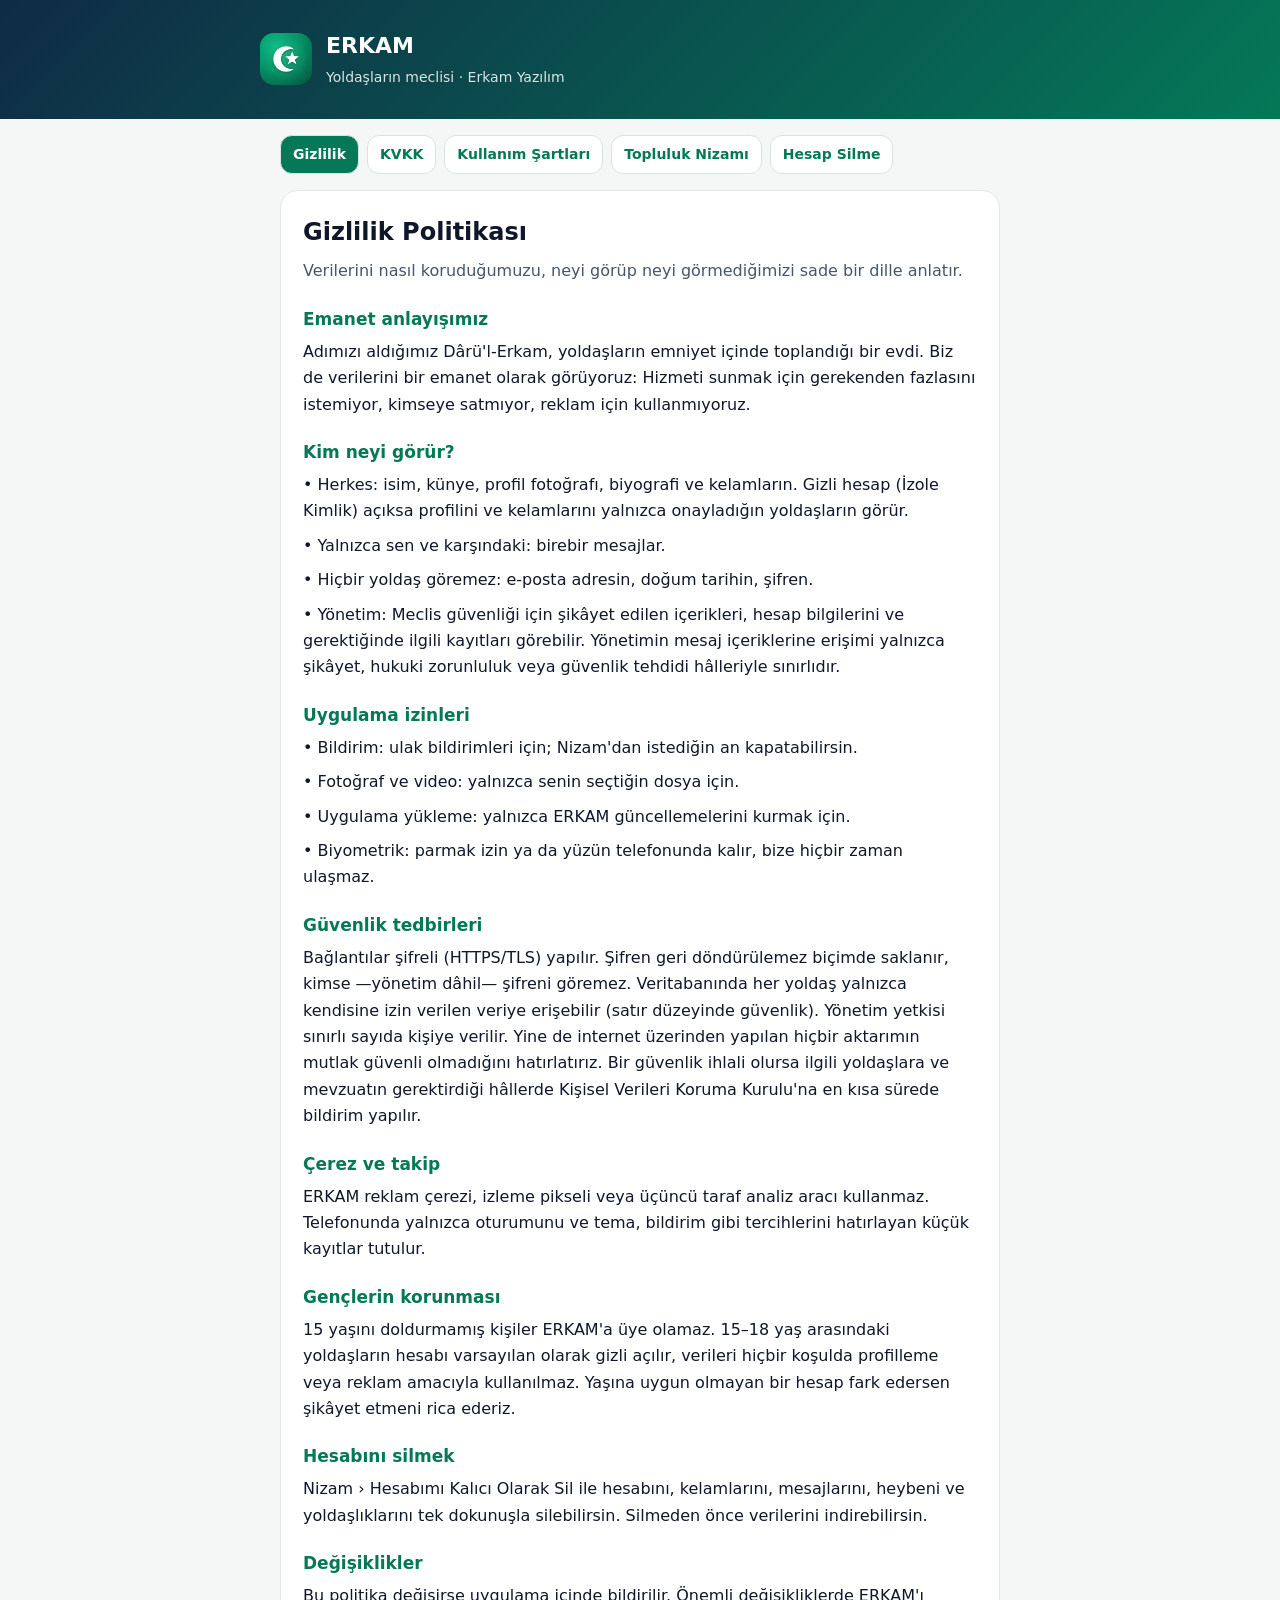
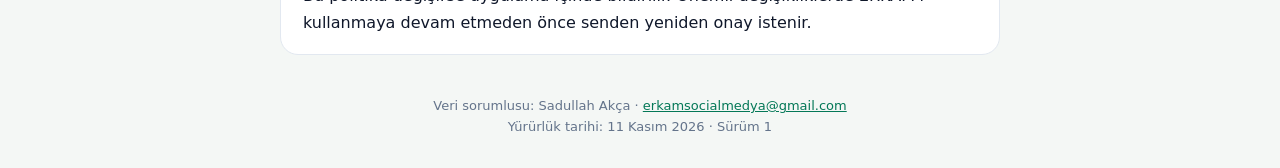
<file: docs/index.html>
<!DOCTYPE html><html lang="tr"><head><meta charset="utf-8"><meta http-equiv="refresh" content="0; url=gizlilik/"><title>ERKAM</title></head><body><a href="gizlilik/">ERKAM Gizlilik Politikası</a></body></html>
</file>
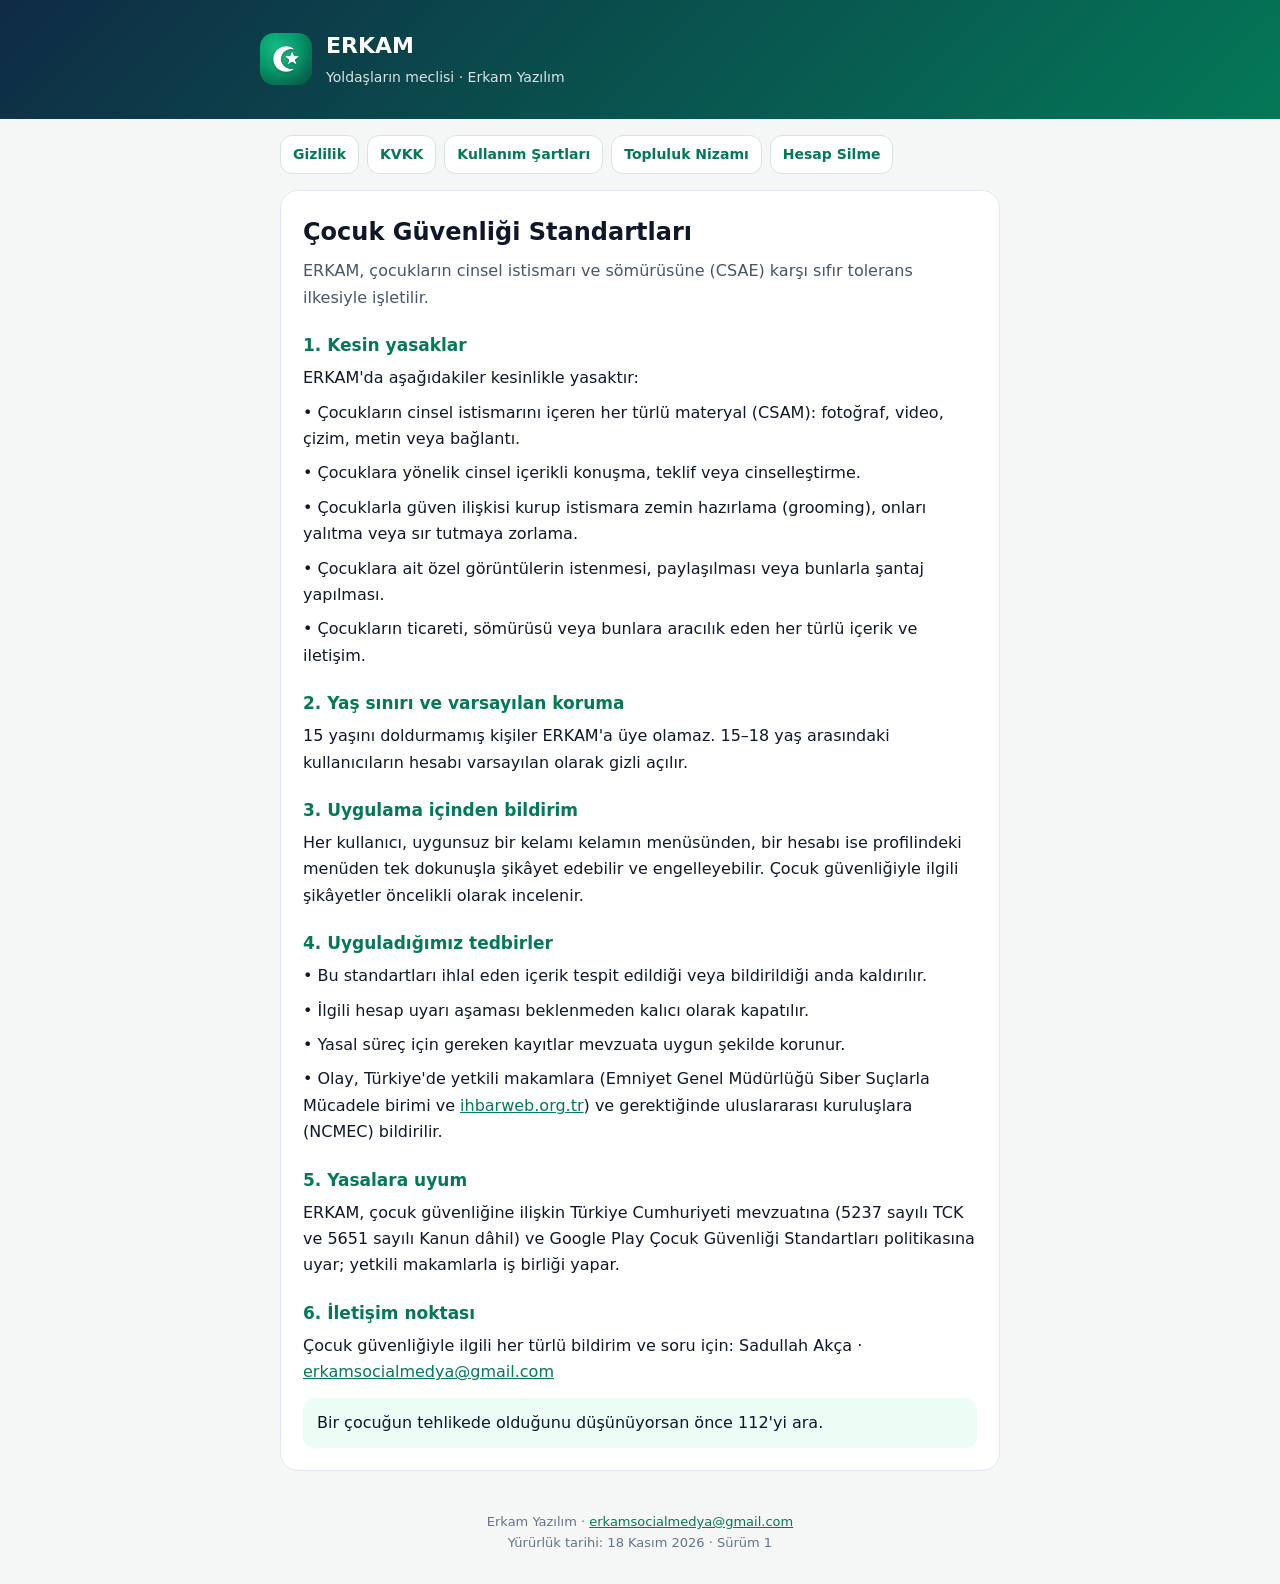
<file: docs/cocuk-guvenligi/index.html>
<!DOCTYPE html><html lang="tr"><head><meta charset="utf-8"><meta name="viewport" content="width=device-width,initial-scale=1"><title>Çocuk Güvenliği Standartları · ERKAM</title><link rel="icon" href="../logo.png"><style>*{box-sizing:border-box}body{margin:0;font-family:system-ui,-apple-system,Segoe UI,Roboto,sans-serif;background:#f4f7f5;color:#0f172a;line-height:1.65}
header{background:linear-gradient(135deg,#0f2b45,#047857);color:#fff;padding:28px 20px}header .k{max-width:760px;margin:auto;display:flex;align-items:center;gap:14px}
header img{width:52px;height:52px;border-radius:14px;background:#fff}header b{font-size:22px;display:block}header span{opacity:.85;font-size:14px}
nav{max-width:760px;margin:16px auto 0;padding:0 20px;display:flex;gap:8px;flex-wrap:wrap}nav a{padding:7px 12px;border-radius:12px;background:#fff;color:#047857;text-decoration:none;font-weight:600;font-size:14px;border:1px solid #d7e5dc}nav a.on{background:#047857;color:#fff}
main{max-width:760px;margin:16px auto 40px;padding:0 20px}.kart{background:#fff;border:1px solid #e2e8f0;border-radius:18px;padding:22px 22px 10px;margin-bottom:16px}
h1{font-size:24px;margin:0 0 6px}h2{font-size:17px;margin:20px 0 6px;color:#047857}p{margin:0 0 8px}.ozet{color:#475569}.not{background:#ecfdf5;border-radius:12px;padding:12px 14px;margin:12px 0}
ol li{margin-bottom:6px}footer{text-align:center;color:#64748b;font-size:13px;padding:0 20px 30px}a{color:#047857}</style></head><body>
<header><div class="k"><img src="../logo.png" alt=""><div><b>ERKAM</b><span>Yoldaşların meclisi · Erkam Yazılım</span></div></div></header><nav><a href="../gizlilik/" class="">Gizlilik</a><a href="../kvkk/" class="">KVKK</a><a href="../kosullar/" class="">Kullanım Şartları</a><a href="../nizam/" class="">Topluluk Nizamı</a><a href="../hesap-silme/" class="">Hesap Silme</a></nav><main><div class="kart"><h1>Çocuk Güvenliği Standartları</h1><p class="ozet">ERKAM, çocukların cinsel istismarı ve sömürüsüne (CSAE) karşı sıfır tolerans ilkesiyle işletilir.</p>
<h2>1. Kesin yasaklar</h2><p>ERKAM'da aşağıdakiler kesinlikle yasaktır:</p><p>• Çocukların cinsel istismarını içeren her türlü materyal (CSAM): fotoğraf, video, çizim, metin veya bağlantı.</p><p>• Çocuklara yönelik cinsel içerikli konuşma, teklif veya cinselleştirme.</p><p>• Çocuklarla güven ilişkisi kurup istismara zemin hazırlama (grooming), onları yalıtma veya sır tutmaya zorlama.</p><p>• Çocuklara ait özel görüntülerin istenmesi, paylaşılması veya bunlarla şantaj yapılması.</p><p>• Çocukların ticareti, sömürüsü veya bunlara aracılık eden her türlü içerik ve iletişim.</p>
<h2>2. Yaş sınırı ve varsayılan koruma</h2><p>15 yaşını doldurmamış kişiler ERKAM'a üye olamaz. 15–18 yaş arasındaki kullanıcıların hesabı varsayılan olarak gizli açılır.</p>
<h2>3. Uygulama içinden bildirim</h2><p>Her kullanıcı, uygunsuz bir kelamı kelamın menüsünden, bir hesabı ise profilindeki menüden tek dokunuşla şikâyet edebilir ve engelleyebilir. Çocuk güvenliğiyle ilgili şikâyetler öncelikli olarak incelenir.</p>
<h2>4. Uyguladığımız tedbirler</h2><p>• Bu standartları ihlal eden içerik tespit edildiği veya bildirildiği anda kaldırılır.</p><p>• İlgili hesap uyarı aşaması beklenmeden kalıcı olarak kapatılır.</p><p>• Yasal süreç için gereken kayıtlar mevzuata uygun şekilde korunur.</p><p>• Olay, Türkiye'de yetkili makamlara (Emniyet Genel Müdürlüğü Siber Suçlarla Mücadele birimi ve <a href="https://www.ihbarweb.org.tr">ihbarweb.org.tr</a>) ve gerektiğinde uluslararası kuruluşlara (NCMEC) bildirilir.</p>
<h2>5. Yasalara uyum</h2><p>ERKAM, çocuk güvenliğine ilişkin Türkiye Cumhuriyeti mevzuatına (5237 sayılı TCK ve 5651 sayılı Kanun dâhil) ve Google Play Çocuk Güvenliği Standartları politikasına uyar; yetkili makamlarla iş birliği yapar.</p>
<h2>6. İletişim noktası</h2><p>Çocuk güvenliğiyle ilgili her türlü bildirim ve soru için: Sadullah Akça · <a href="mailto:erkamsocialmedya@gmail.com">erkamsocialmedya@gmail.com</a></p><div class="not">Bir çocuğun tehlikede olduğunu düşünüyorsan önce 112'yi ara.</div></div></main>
<footer>Erkam Yazılım · <a href="mailto:erkamsocialmedya@gmail.com">erkamsocialmedya@gmail.com</a><br>Yürürlük tarihi: 18 Kasım 2026 · Sürüm 1</footer></body></html>
</file>
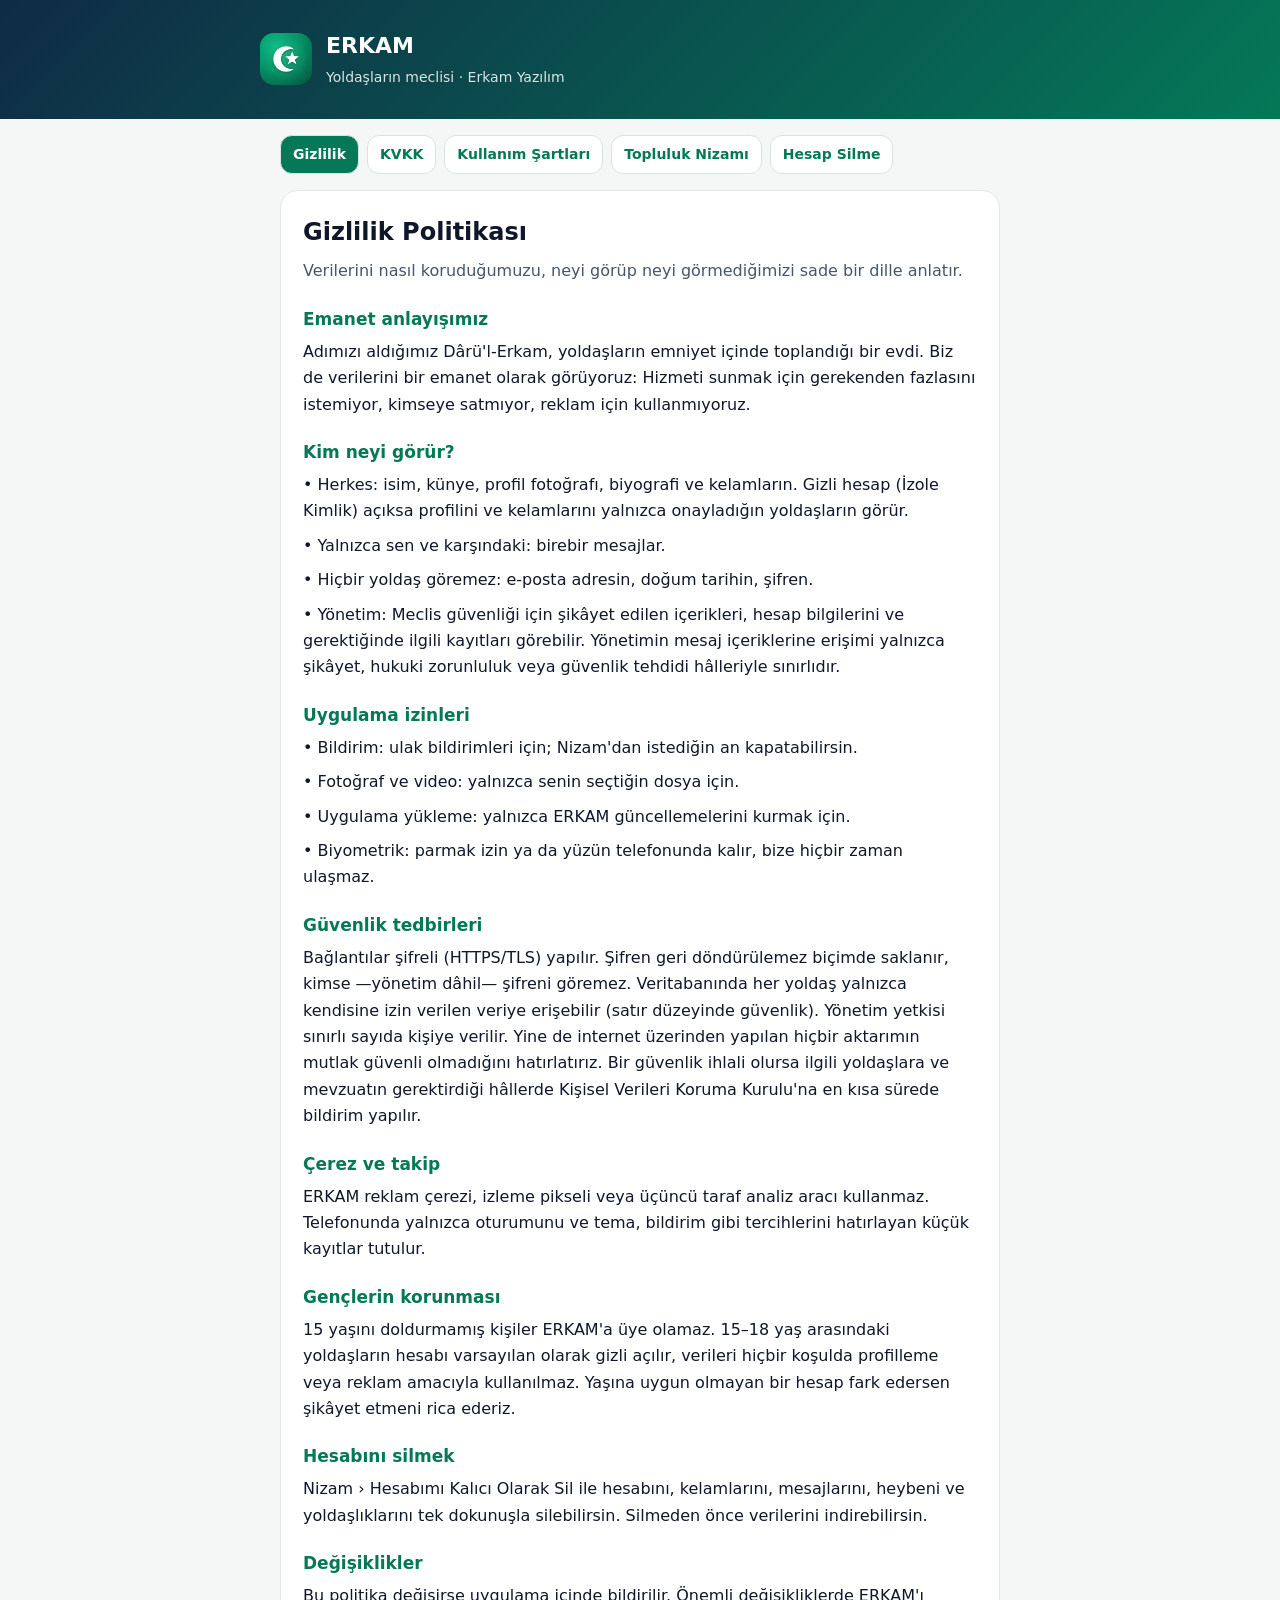
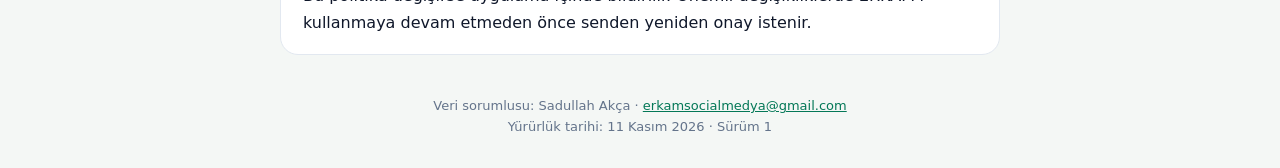
<file: docs/gizlilik/index.html>
<!DOCTYPE html><html lang="tr"><head><meta charset="utf-8"><meta name="viewport" content="width=device-width,initial-scale=1"><title>Gizlilik Politikası · ERKAM</title><link rel="icon" href="../logo.png"><style>*{box-sizing:border-box}body{margin:0;font-family:system-ui,-apple-system,Segoe UI,Roboto,sans-serif;background:#f4f7f5;color:#0f172a;line-height:1.65}
header{background:linear-gradient(135deg,#0f2b45,#047857);color:#fff;padding:28px 20px}header .k{max-width:760px;margin:auto;display:flex;align-items:center;gap:14px}
header img{width:52px;height:52px;border-radius:14px;background:#fff}header b{font-size:22px;display:block}header span{opacity:.85;font-size:14px}
nav{max-width:760px;margin:16px auto 0;padding:0 20px;display:flex;gap:8px;flex-wrap:wrap}nav a{padding:7px 12px;border-radius:12px;background:#fff;color:#047857;text-decoration:none;font-weight:600;font-size:14px;border:1px solid #d7e5dc}nav a.on{background:#047857;color:#fff}
main{max-width:760px;margin:16px auto 40px;padding:0 20px}.kart{background:#fff;border:1px solid #e2e8f0;border-radius:18px;padding:22px 22px 10px;margin-bottom:16px}
h1{font-size:24px;margin:0 0 6px}h2{font-size:17px;margin:20px 0 6px;color:#047857}p{margin:0 0 8px}.ozet{color:#475569}.not{background:#ecfdf5;border-radius:12px;padding:12px 14px;margin:12px 0}
ol li{margin-bottom:6px}footer{text-align:center;color:#64748b;font-size:13px;padding:0 20px 30px}a{color:#047857}</style></head><body>
<header><div class="k"><img src="../logo.png" alt=""><div><b>ERKAM</b><span>Yoldaşların meclisi · Erkam Yazılım</span></div></div></header><nav><a href="../gizlilik/" class="on">Gizlilik</a><a href="../kvkk/" class="">KVKK</a><a href="../kosullar/" class="">Kullanım Şartları</a><a href="../nizam/" class="">Topluluk Nizamı</a><a href="../hesap-silme/" class="">Hesap Silme</a></nav><main><div class="kart"><h1>Gizlilik Politikası</h1><p class="ozet">Verilerini nasıl koruduğumuzu, neyi görüp neyi görmediğimizi sade bir dille anlatır.</p><h2>Emanet anlayışımız</h2><p>Adımızı aldığımız Dârü'l-Erkam, yoldaşların emniyet içinde toplandığı bir evdi. Biz de verilerini bir emanet olarak görüyoruz: Hizmeti sunmak için gerekenden fazlasını istemiyor, kimseye satmıyor, reklam için kullanmıyoruz.</p><h2>Kim neyi görür?</h2><p>• Herkes: isim, künye, profil fotoğrafı, biyografi ve kelamların. Gizli hesap (İzole Kimlik) açıksa profilini ve kelamlarını yalnızca onayladığın yoldaşların görür.</p><p>• Yalnızca sen ve karşındaki: birebir mesajlar.</p><p>• Hiçbir yoldaş göremez: e-posta adresin, doğum tarihin, şifren.</p><p>• Yönetim: Meclis güvenliği için şikâyet edilen içerikleri, hesap bilgilerini ve gerektiğinde ilgili kayıtları görebilir. Yönetimin mesaj içeriklerine erişimi yalnızca şikâyet, hukuki zorunluluk veya güvenlik tehdidi hâlleriyle sınırlıdır.</p><h2>Uygulama izinleri</h2><p>• Bildirim: ulak bildirimleri için; Nizam'dan istediğin an kapatabilirsin.</p><p>• Fotoğraf ve video: yalnızca senin seçtiğin dosya için.</p><p>• Uygulama yükleme: yalnızca ERKAM güncellemelerini kurmak için.</p><p>• Biyometrik: parmak izin ya da yüzün telefonunda kalır, bize hiçbir zaman ulaşmaz.</p><h2>Güvenlik tedbirleri</h2><p>Bağlantılar şifreli (HTTPS/TLS) yapılır. Şifren geri döndürülemez biçimde saklanır, kimse —yönetim dâhil— şifreni göremez. Veritabanında her yoldaş yalnızca kendisine izin verilen veriye erişebilir (satır düzeyinde güvenlik). Yönetim yetkisi sınırlı sayıda kişiye verilir. Yine de internet üzerinden yapılan hiçbir aktarımın mutlak güvenli olmadığını hatırlatırız. Bir güvenlik ihlali olursa ilgili yoldaşlara ve mevzuatın gerektirdiği hâllerde Kişisel Verileri Koruma Kurulu'na en kısa sürede bildirim yapılır.</p><h2>Çerez ve takip</h2><p>ERKAM reklam çerezi, izleme pikseli veya üçüncü taraf analiz aracı kullanmaz. Telefonunda yalnızca oturumunu ve tema, bildirim gibi tercihlerini hatırlayan küçük kayıtlar tutulur.</p><h2>Gençlerin korunması</h2><p>15 yaşını doldurmamış kişiler ERKAM'a üye olamaz. 15–18 yaş arasındaki yoldaşların hesabı varsayılan olarak gizli açılır, verileri hiçbir koşulda profilleme veya reklam amacıyla kullanılmaz. Yaşına uygun olmayan bir hesap fark edersen şikâyet etmeni rica ederiz.</p><h2>Hesabını silmek</h2><p>Nizam › Hesabımı Kalıcı Olarak Sil ile hesabını, kelamlarını, mesajlarını, heybeni ve yoldaşlıklarını tek dokunuşla silebilirsin. Silmeden önce verilerini indirebilirsin.</p><h2>Değişiklikler</h2><p>Bu politika değişirse uygulama içinde bildirilir. Önemli değişikliklerde ERKAM'ı kullanmaya devam etmeden önce senden yeniden onay istenir.</p></div></main>
<footer>Veri sorumlusu: Sadullah Akça · <a href="mailto:erkamsocialmedya@gmail.com">erkamsocialmedya@gmail.com</a><br>Yürürlük tarihi: 11 Kasım 2026 · Sürüm 1</footer></body></html>
</file>
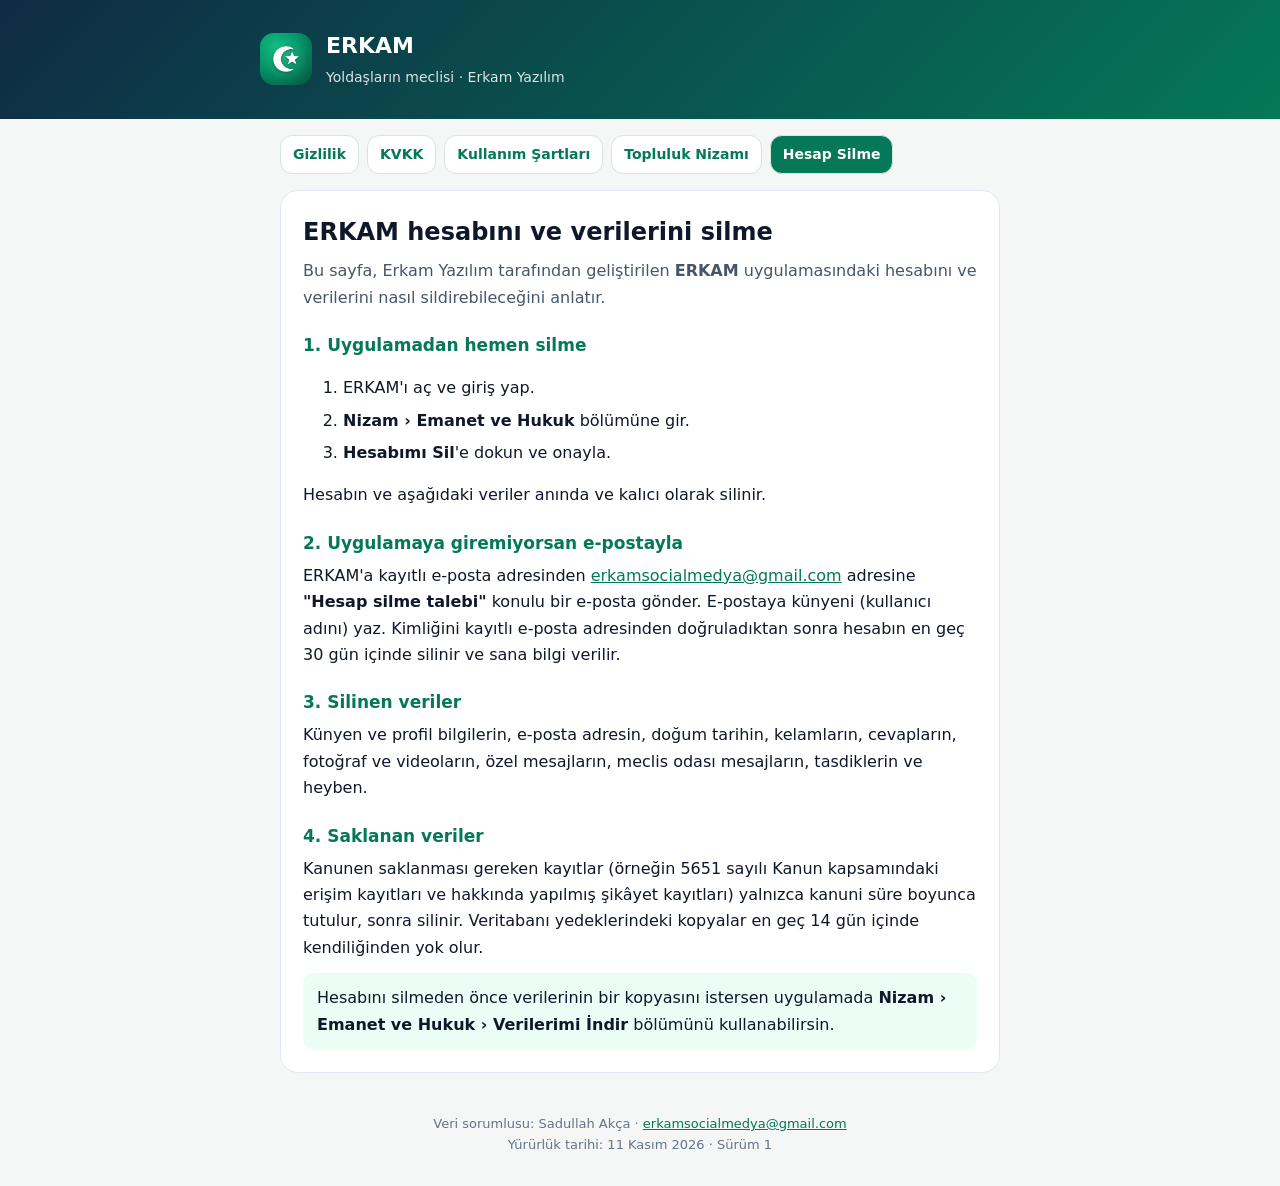
<file: docs/hesap-silme/index.html>
<!DOCTYPE html><html lang="tr"><head><meta charset="utf-8"><meta name="viewport" content="width=device-width,initial-scale=1"><title>Hesap ve Veri Silme · ERKAM</title><link rel="icon" href="../logo.png"><style>*{box-sizing:border-box}body{margin:0;font-family:system-ui,-apple-system,Segoe UI,Roboto,sans-serif;background:#f4f7f5;color:#0f172a;line-height:1.65}
header{background:linear-gradient(135deg,#0f2b45,#047857);color:#fff;padding:28px 20px}header .k{max-width:760px;margin:auto;display:flex;align-items:center;gap:14px}
header img{width:52px;height:52px;border-radius:14px;background:#fff}header b{font-size:22px;display:block}header span{opacity:.85;font-size:14px}
nav{max-width:760px;margin:16px auto 0;padding:0 20px;display:flex;gap:8px;flex-wrap:wrap}nav a{padding:7px 12px;border-radius:12px;background:#fff;color:#047857;text-decoration:none;font-weight:600;font-size:14px;border:1px solid #d7e5dc}nav a.on{background:#047857;color:#fff}
main{max-width:760px;margin:16px auto 40px;padding:0 20px}.kart{background:#fff;border:1px solid #e2e8f0;border-radius:18px;padding:22px 22px 10px;margin-bottom:16px}
h1{font-size:24px;margin:0 0 6px}h2{font-size:17px;margin:20px 0 6px;color:#047857}p{margin:0 0 8px}.ozet{color:#475569}.not{background:#ecfdf5;border-radius:12px;padding:12px 14px;margin:12px 0}
ol li{margin-bottom:6px}footer{text-align:center;color:#64748b;font-size:13px;padding:0 20px 30px}a{color:#047857}</style></head><body>
<header><div class="k"><img src="../logo.png" alt=""><div><b>ERKAM</b><span>Yoldaşların meclisi · Erkam Yazılım</span></div></div></header><nav><a href="../gizlilik/" class="">Gizlilik</a><a href="../kvkk/" class="">KVKK</a><a href="../kosullar/" class="">Kullanım Şartları</a><a href="../nizam/" class="">Topluluk Nizamı</a><a href="../hesap-silme/" class="on">Hesap Silme</a></nav><main><div class="kart"><h1>ERKAM hesabını ve verilerini silme</h1>
<p class="ozet">Bu sayfa, Erkam Yazılım tarafından geliştirilen <b>ERKAM</b> uygulamasındaki hesabını ve verilerini nasıl sildirebileceğini anlatır.</p>
<h2>1. Uygulamadan hemen silme</h2><ol><li>ERKAM'ı aç ve giriş yap.</li><li><b>Nizam › Emanet ve Hukuk</b> bölümüne gir.</li><li><b>Hesabımı Sil</b>'e dokun ve onayla.</li></ol>
<p>Hesabın ve aşağıdaki veriler anında ve kalıcı olarak silinir.</p>
<h2>2. Uygulamaya giremiyorsan e-postayla</h2>
<p>ERKAM'a kayıtlı e-posta adresinden <a href="mailto:erkamsocialmedya@gmail.com?subject=ERKAM%20hesap%20silme%20talebi">erkamsocialmedya@gmail.com</a> adresine <b>"Hesap silme talebi"</b> konulu bir e-posta gönder. E-postaya künyeni (kullanıcı adını) yaz. Kimliğini kayıtlı e-posta adresinden doğruladıktan sonra hesabın en geç 30 gün içinde silinir ve sana bilgi verilir.</p>
<h2>3. Silinen veriler</h2><p>Künyen ve profil bilgilerin, e-posta adresin, doğum tarihin, kelamların, cevapların, fotoğraf ve videoların, özel mesajların, meclis odası mesajların, tasdiklerin ve heyben.</p>
<h2>4. Saklanan veriler</h2><p>Kanunen saklanması gereken kayıtlar (örneğin 5651 sayılı Kanun kapsamındaki erişim kayıtları ve hakkında yapılmış şikâyet kayıtları) yalnızca kanuni süre boyunca tutulur, sonra silinir. Veritabanı yedeklerindeki kopyalar en geç 14 gün içinde kendiliğinden yok olur.</p>
<div class="not">Hesabını silmeden önce verilerinin bir kopyasını istersen uygulamada <b>Nizam › Emanet ve Hukuk › Verilerimi İndir</b> bölümünü kullanabilirsin.</div></div></main>
<footer>Veri sorumlusu: Sadullah Akça · <a href="mailto:erkamsocialmedya@gmail.com">erkamsocialmedya@gmail.com</a><br>Yürürlük tarihi: 11 Kasım 2026 · Sürüm 1</footer></body></html>
</file>
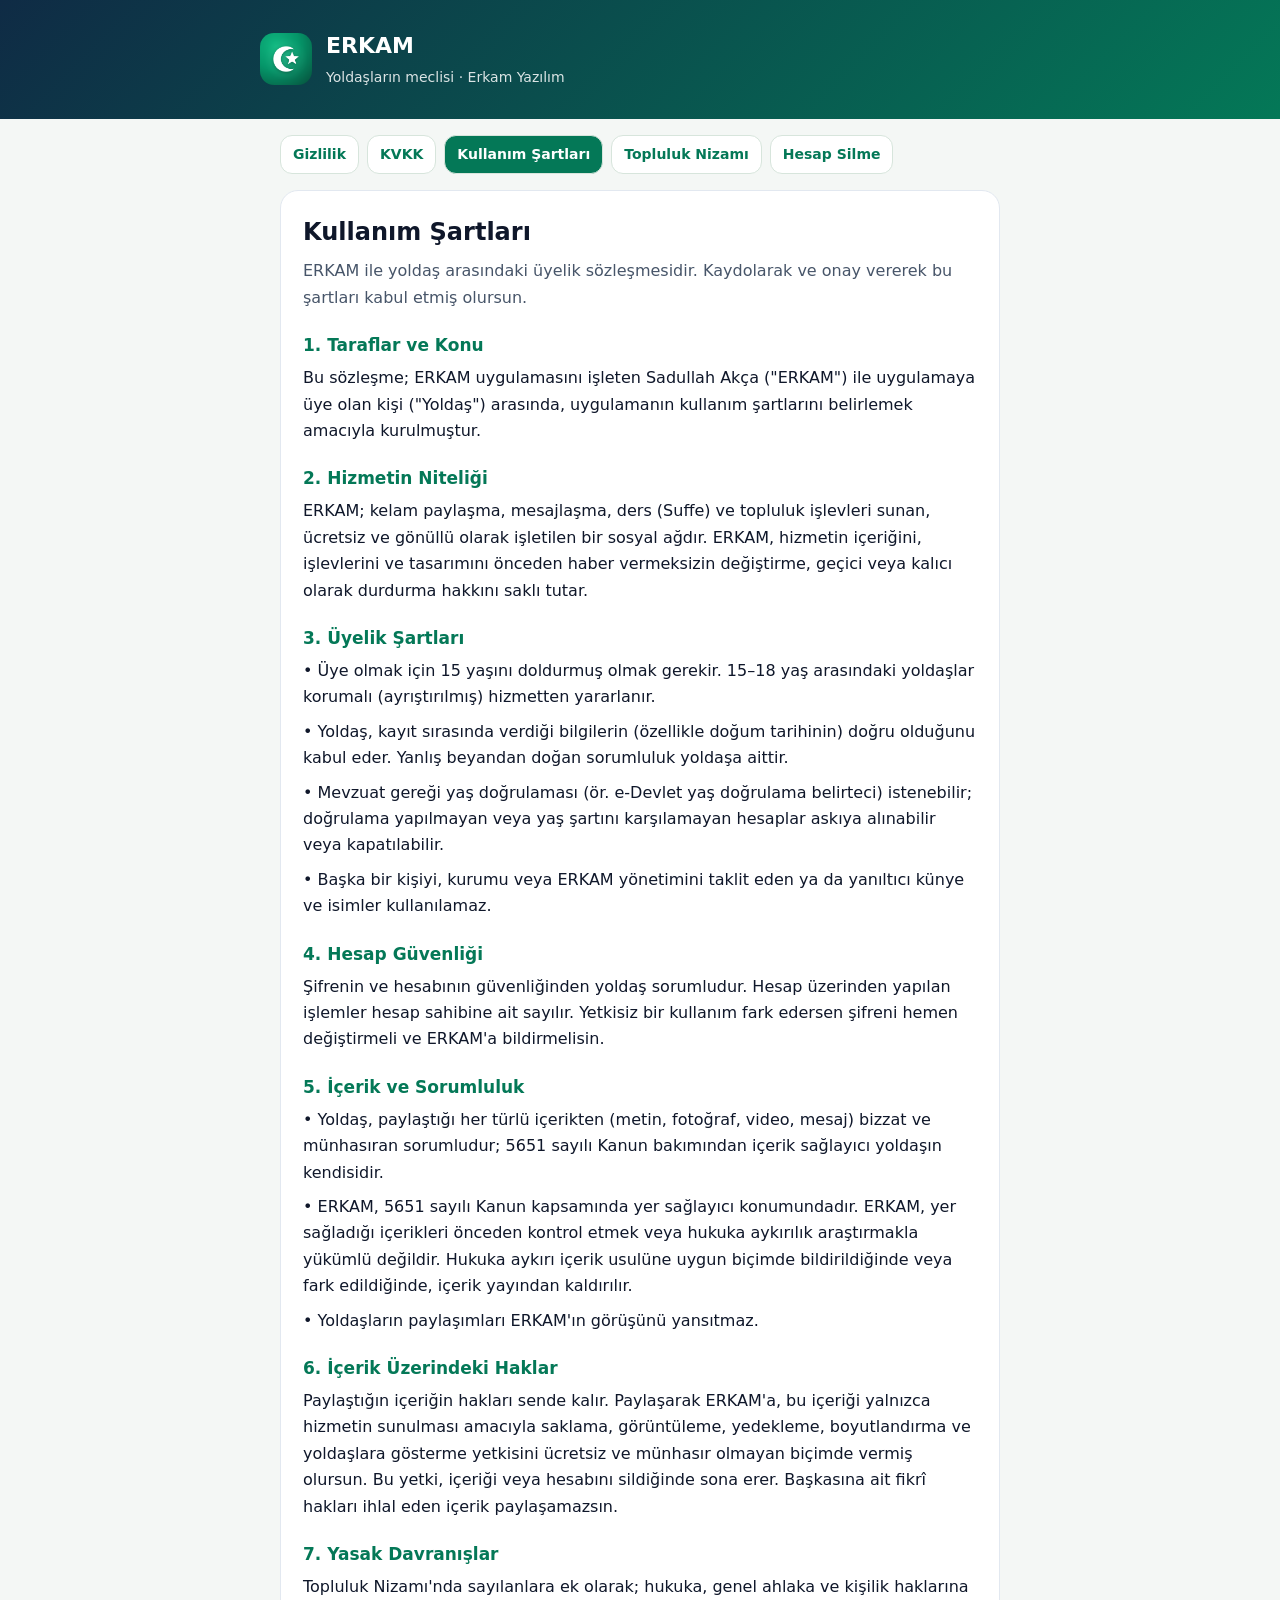
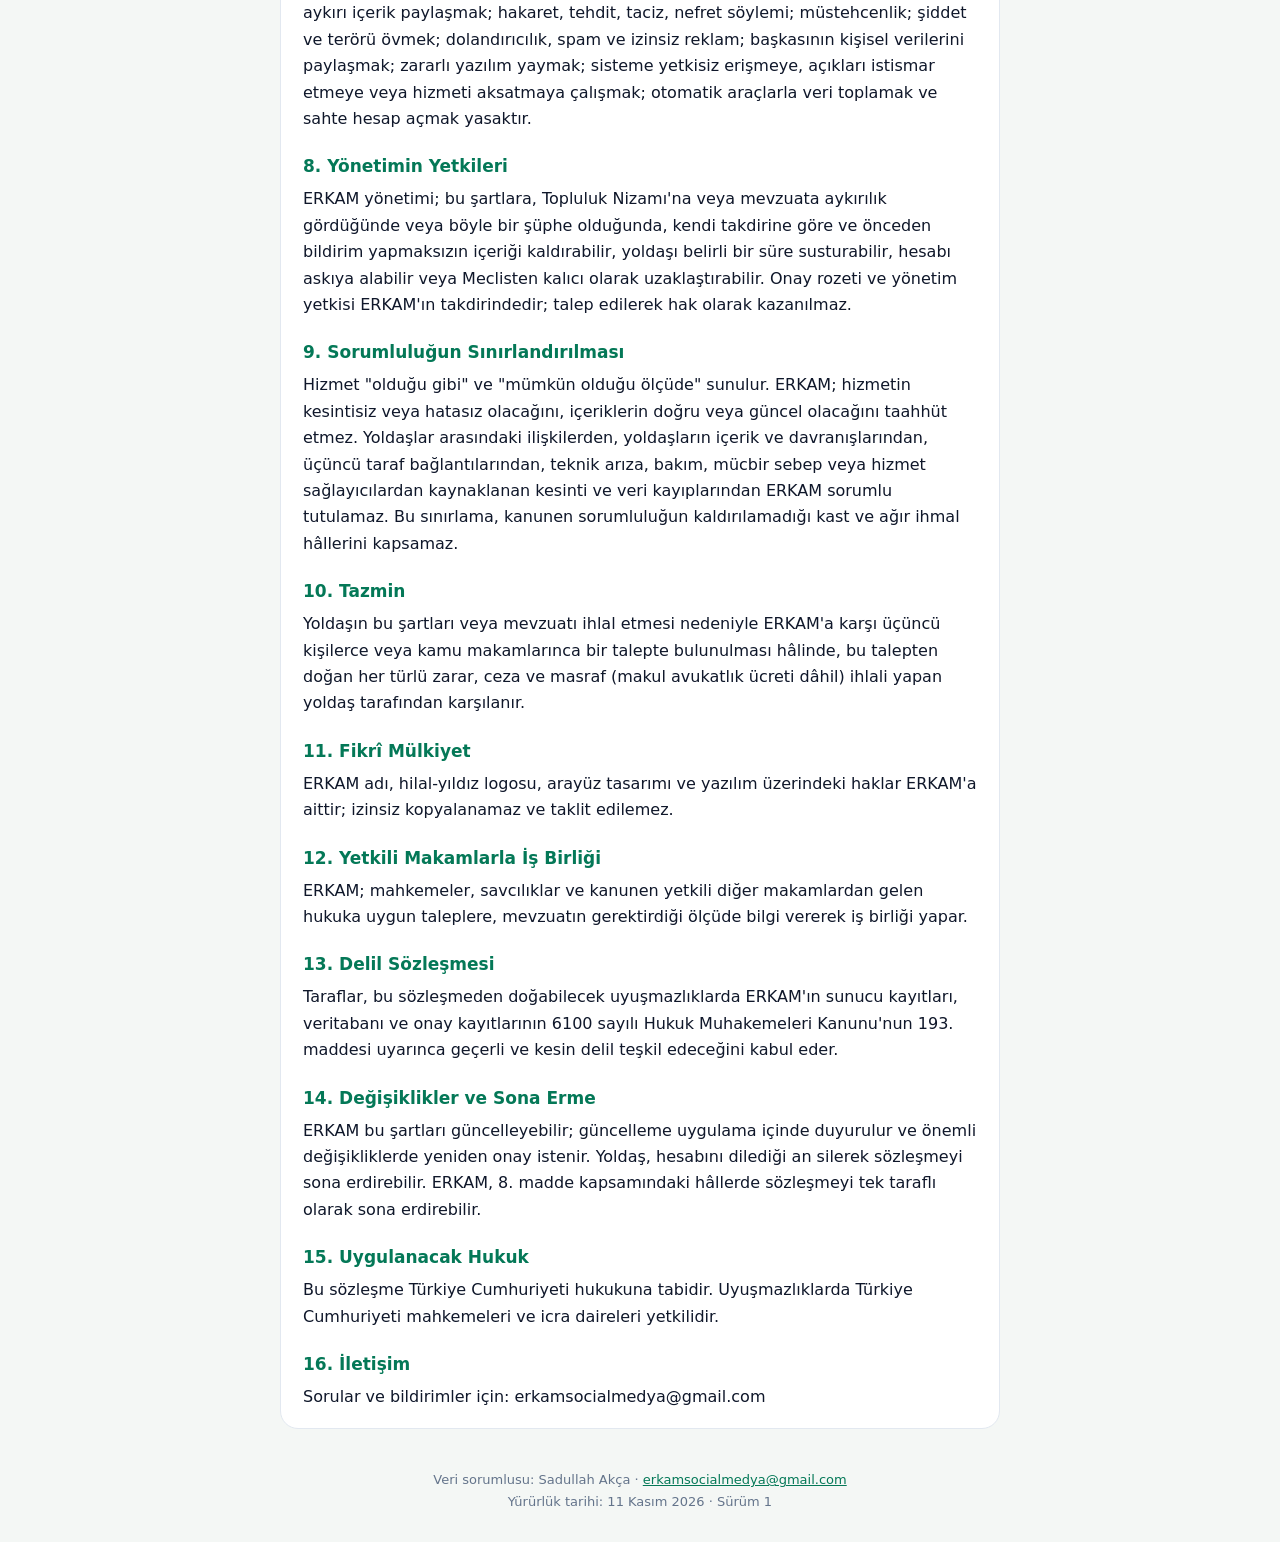
<file: docs/kosullar/index.html>
<!DOCTYPE html><html lang="tr"><head><meta charset="utf-8"><meta name="viewport" content="width=device-width,initial-scale=1"><title>Kullanım Şartları · ERKAM</title><link rel="icon" href="../logo.png"><style>*{box-sizing:border-box}body{margin:0;font-family:system-ui,-apple-system,Segoe UI,Roboto,sans-serif;background:#f4f7f5;color:#0f172a;line-height:1.65}
header{background:linear-gradient(135deg,#0f2b45,#047857);color:#fff;padding:28px 20px}header .k{max-width:760px;margin:auto;display:flex;align-items:center;gap:14px}
header img{width:52px;height:52px;border-radius:14px;background:#fff}header b{font-size:22px;display:block}header span{opacity:.85;font-size:14px}
nav{max-width:760px;margin:16px auto 0;padding:0 20px;display:flex;gap:8px;flex-wrap:wrap}nav a{padding:7px 12px;border-radius:12px;background:#fff;color:#047857;text-decoration:none;font-weight:600;font-size:14px;border:1px solid #d7e5dc}nav a.on{background:#047857;color:#fff}
main{max-width:760px;margin:16px auto 40px;padding:0 20px}.kart{background:#fff;border:1px solid #e2e8f0;border-radius:18px;padding:22px 22px 10px;margin-bottom:16px}
h1{font-size:24px;margin:0 0 6px}h2{font-size:17px;margin:20px 0 6px;color:#047857}p{margin:0 0 8px}.ozet{color:#475569}.not{background:#ecfdf5;border-radius:12px;padding:12px 14px;margin:12px 0}
ol li{margin-bottom:6px}footer{text-align:center;color:#64748b;font-size:13px;padding:0 20px 30px}a{color:#047857}</style></head><body>
<header><div class="k"><img src="../logo.png" alt=""><div><b>ERKAM</b><span>Yoldaşların meclisi · Erkam Yazılım</span></div></div></header><nav><a href="../gizlilik/" class="">Gizlilik</a><a href="../kvkk/" class="">KVKK</a><a href="../kosullar/" class="on">Kullanım Şartları</a><a href="../nizam/" class="">Topluluk Nizamı</a><a href="../hesap-silme/" class="">Hesap Silme</a></nav><main><div class="kart"><h1>Kullanım Şartları</h1><p class="ozet">ERKAM ile yoldaş arasındaki üyelik sözleşmesidir. Kaydolarak ve onay vererek bu şartları kabul etmiş olursun.</p><h2>1. Taraflar ve Konu</h2><p>Bu sözleşme; ERKAM uygulamasını işleten Sadullah Akça ("ERKAM") ile uygulamaya üye olan kişi ("Yoldaş") arasında, uygulamanın kullanım şartlarını belirlemek amacıyla kurulmuştur.</p><h2>2. Hizmetin Niteliği</h2><p>ERKAM; kelam paylaşma, mesajlaşma, ders (Suffe) ve topluluk işlevleri sunan, ücretsiz ve gönüllü olarak işletilen bir sosyal ağdır. ERKAM, hizmetin içeriğini, işlevlerini ve tasarımını önceden haber vermeksizin değiştirme, geçici veya kalıcı olarak durdurma hakkını saklı tutar.</p><h2>3. Üyelik Şartları</h2><p>• Üye olmak için 15 yaşını doldurmuş olmak gerekir. 15–18 yaş arasındaki yoldaşlar korumalı (ayrıştırılmış) hizmetten yararlanır.</p><p>• Yoldaş, kayıt sırasında verdiği bilgilerin (özellikle doğum tarihinin) doğru olduğunu kabul eder. Yanlış beyandan doğan sorumluluk yoldaşa aittir.</p><p>• Mevzuat gereği yaş doğrulaması (ör. e-Devlet yaş doğrulama belirteci) istenebilir; doğrulama yapılmayan veya yaş şartını karşılamayan hesaplar askıya alınabilir veya kapatılabilir.</p><p>• Başka bir kişiyi, kurumu veya ERKAM yönetimini taklit eden ya da yanıltıcı künye ve isimler kullanılamaz.</p><h2>4. Hesap Güvenliği</h2><p>Şifrenin ve hesabının güvenliğinden yoldaş sorumludur. Hesap üzerinden yapılan işlemler hesap sahibine ait sayılır. Yetkisiz bir kullanım fark edersen şifreni hemen değiştirmeli ve ERKAM'a bildirmelisin.</p><h2>5. İçerik ve Sorumluluk</h2><p>• Yoldaş, paylaştığı her türlü içerikten (metin, fotoğraf, video, mesaj) bizzat ve münhasıran sorumludur; 5651 sayılı Kanun bakımından içerik sağlayıcı yoldaşın kendisidir.</p><p>• ERKAM, 5651 sayılı Kanun kapsamında yer sağlayıcı konumundadır. ERKAM, yer sağladığı içerikleri önceden kontrol etmek veya hukuka aykırılık araştırmakla yükümlü değildir. Hukuka aykırı içerik usulüne uygun biçimde bildirildiğinde veya fark edildiğinde, içerik yayından kaldırılır.</p><p>• Yoldaşların paylaşımları ERKAM'ın görüşünü yansıtmaz.</p><h2>6. İçerik Üzerindeki Haklar</h2><p>Paylaştığın içeriğin hakları sende kalır. Paylaşarak ERKAM'a, bu içeriği yalnızca hizmetin sunulması amacıyla saklama, görüntüleme, yedekleme, boyutlandırma ve yoldaşlara gösterme yetkisini ücretsiz ve münhasır olmayan biçimde vermiş olursun. Bu yetki, içeriği veya hesabını sildiğinde sona erer. Başkasına ait fikrî hakları ihlal eden içerik paylaşamazsın.</p><h2>7. Yasak Davranışlar</h2><p>Topluluk Nizamı'nda sayılanlara ek olarak; hukuka, genel ahlaka ve kişilik haklarına aykırı içerik paylaşmak; hakaret, tehdit, taciz, nefret söylemi; müstehcenlik; şiddet ve terörü övmek; dolandırıcılık, spam ve izinsiz reklam; başkasının kişisel verilerini paylaşmak; zararlı yazılım yaymak; sisteme yetkisiz erişmeye, açıkları istismar etmeye veya hizmeti aksatmaya çalışmak; otomatik araçlarla veri toplamak ve sahte hesap açmak yasaktır.</p><h2>8. Yönetimin Yetkileri</h2><p>ERKAM yönetimi; bu şartlara, Topluluk Nizamı'na veya mevzuata aykırılık gördüğünde veya böyle bir şüphe olduğunda, kendi takdirine göre ve önceden bildirim yapmaksızın içeriği kaldırabilir, yoldaşı belirli bir süre susturabilir, hesabı askıya alabilir veya Meclisten kalıcı olarak uzaklaştırabilir. Onay rozeti ve yönetim yetkisi ERKAM'ın takdirindedir; talep edilerek hak olarak kazanılmaz.</p><h2>9. Sorumluluğun Sınırlandırılması</h2><p>Hizmet "olduğu gibi" ve "mümkün olduğu ölçüde" sunulur. ERKAM; hizmetin kesintisiz veya hatasız olacağını, içeriklerin doğru veya güncel olacağını taahhüt etmez. Yoldaşlar arasındaki ilişkilerden, yoldaşların içerik ve davranışlarından, üçüncü taraf bağlantılarından, teknik arıza, bakım, mücbir sebep veya hizmet sağlayıcılardan kaynaklanan kesinti ve veri kayıplarından ERKAM sorumlu tutulamaz. Bu sınırlama, kanunen sorumluluğun kaldırılamadığı kast ve ağır ihmal hâllerini kapsamaz.</p><h2>10. Tazmin</h2><p>Yoldaşın bu şartları veya mevzuatı ihlal etmesi nedeniyle ERKAM'a karşı üçüncü kişilerce veya kamu makamlarınca bir talepte bulunulması hâlinde, bu talepten doğan her türlü zarar, ceza ve masraf (makul avukatlık ücreti dâhil) ihlali yapan yoldaş tarafından karşılanır.</p><h2>11. Fikrî Mülkiyet</h2><p>ERKAM adı, hilal-yıldız logosu, arayüz tasarımı ve yazılım üzerindeki haklar ERKAM'a aittir; izinsiz kopyalanamaz ve taklit edilemez.</p><h2>12. Yetkili Makamlarla İş Birliği</h2><p>ERKAM; mahkemeler, savcılıklar ve kanunen yetkili diğer makamlardan gelen hukuka uygun taleplere, mevzuatın gerektirdiği ölçüde bilgi vererek iş birliği yapar.</p><h2>13. Delil Sözleşmesi</h2><p>Taraflar, bu sözleşmeden doğabilecek uyuşmazlıklarda ERKAM'ın sunucu kayıtları, veritabanı ve onay kayıtlarının 6100 sayılı Hukuk Muhakemeleri Kanunu'nun 193. maddesi uyarınca geçerli ve kesin delil teşkil edeceğini kabul eder.</p><h2>14. Değişiklikler ve Sona Erme</h2><p>ERKAM bu şartları güncelleyebilir; güncelleme uygulama içinde duyurulur ve önemli değişikliklerde yeniden onay istenir. Yoldaş, hesabını dilediği an silerek sözleşmeyi sona erdirebilir. ERKAM, 8. madde kapsamındaki hâllerde sözleşmeyi tek taraflı olarak sona erdirebilir.</p><h2>15. Uygulanacak Hukuk</h2><p>Bu sözleşme Türkiye Cumhuriyeti hukukuna tabidir. Uyuşmazlıklarda Türkiye Cumhuriyeti mahkemeleri ve icra daireleri yetkilidir.</p><h2>16. İletişim</h2><p>Sorular ve bildirimler için: erkamsocialmedya@gmail.com</p></div></main>
<footer>Veri sorumlusu: Sadullah Akça · <a href="mailto:erkamsocialmedya@gmail.com">erkamsocialmedya@gmail.com</a><br>Yürürlük tarihi: 11 Kasım 2026 · Sürüm 1</footer></body></html>
</file>
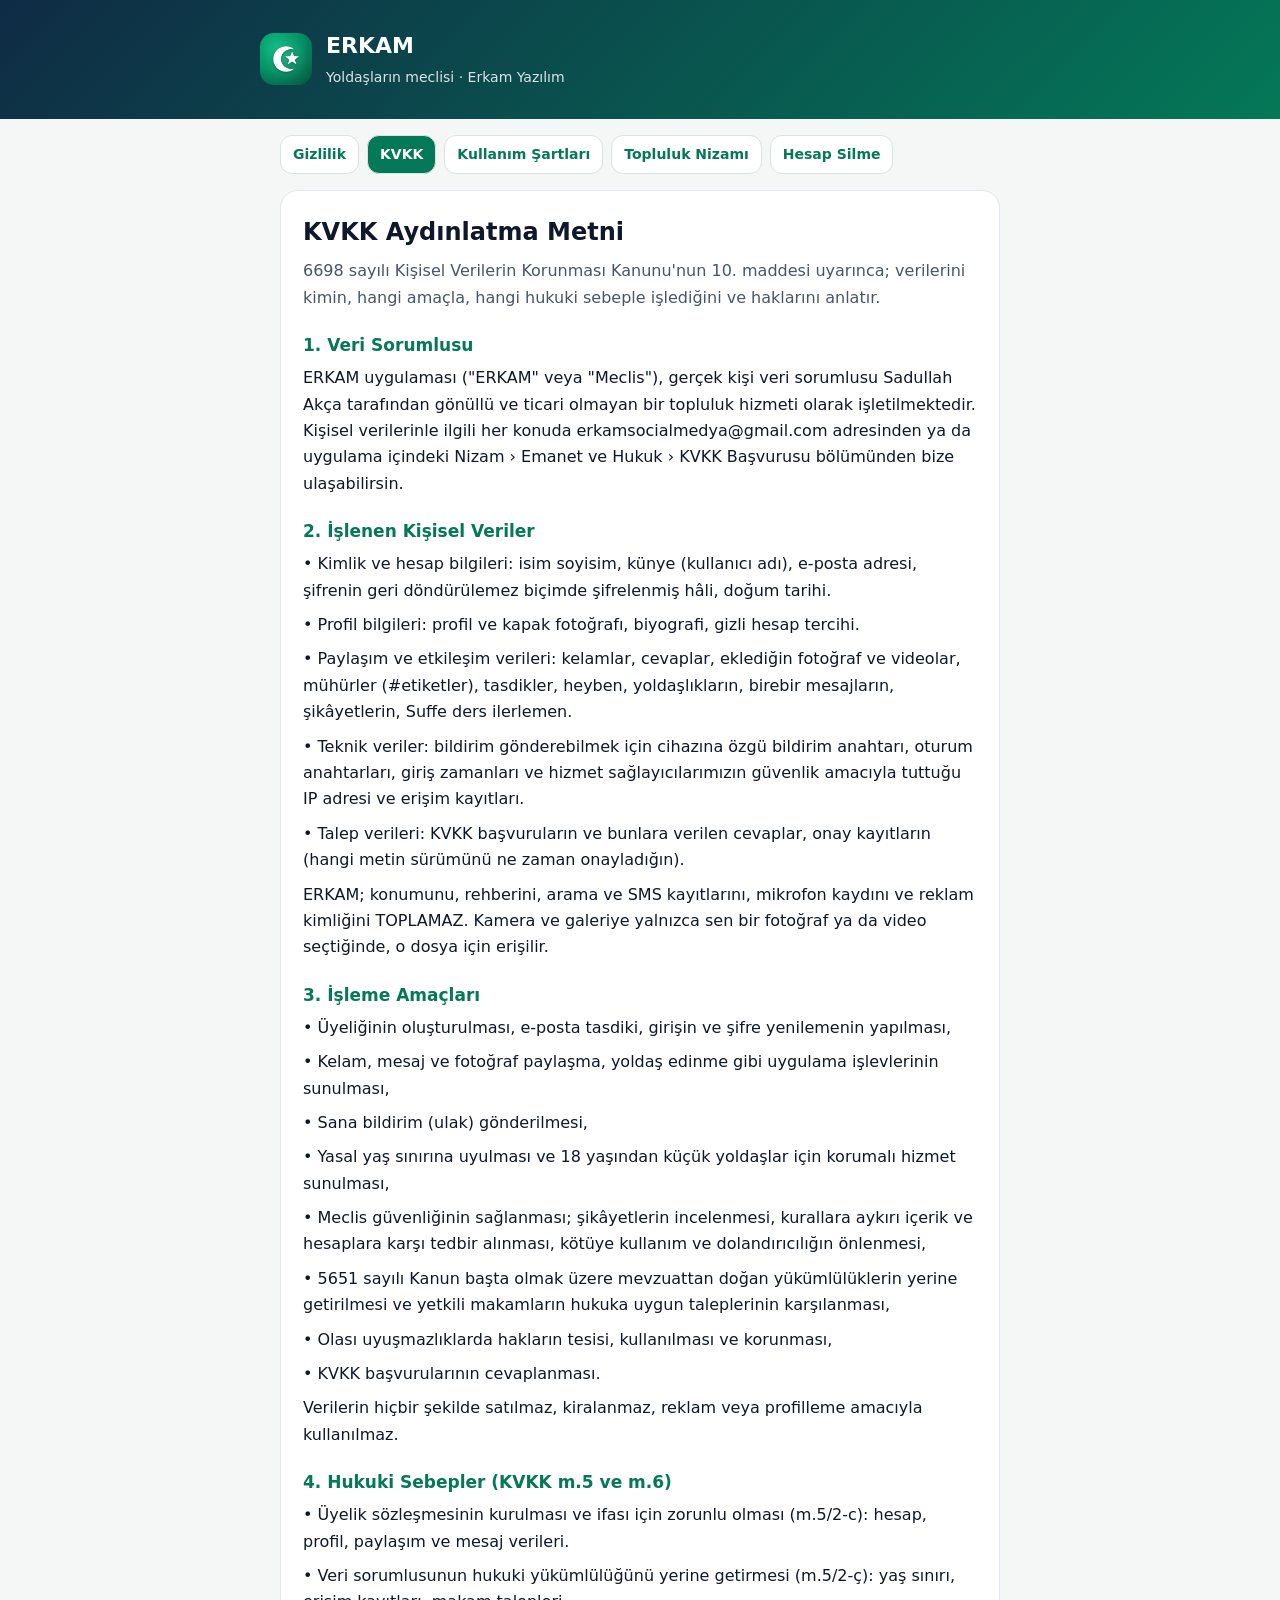
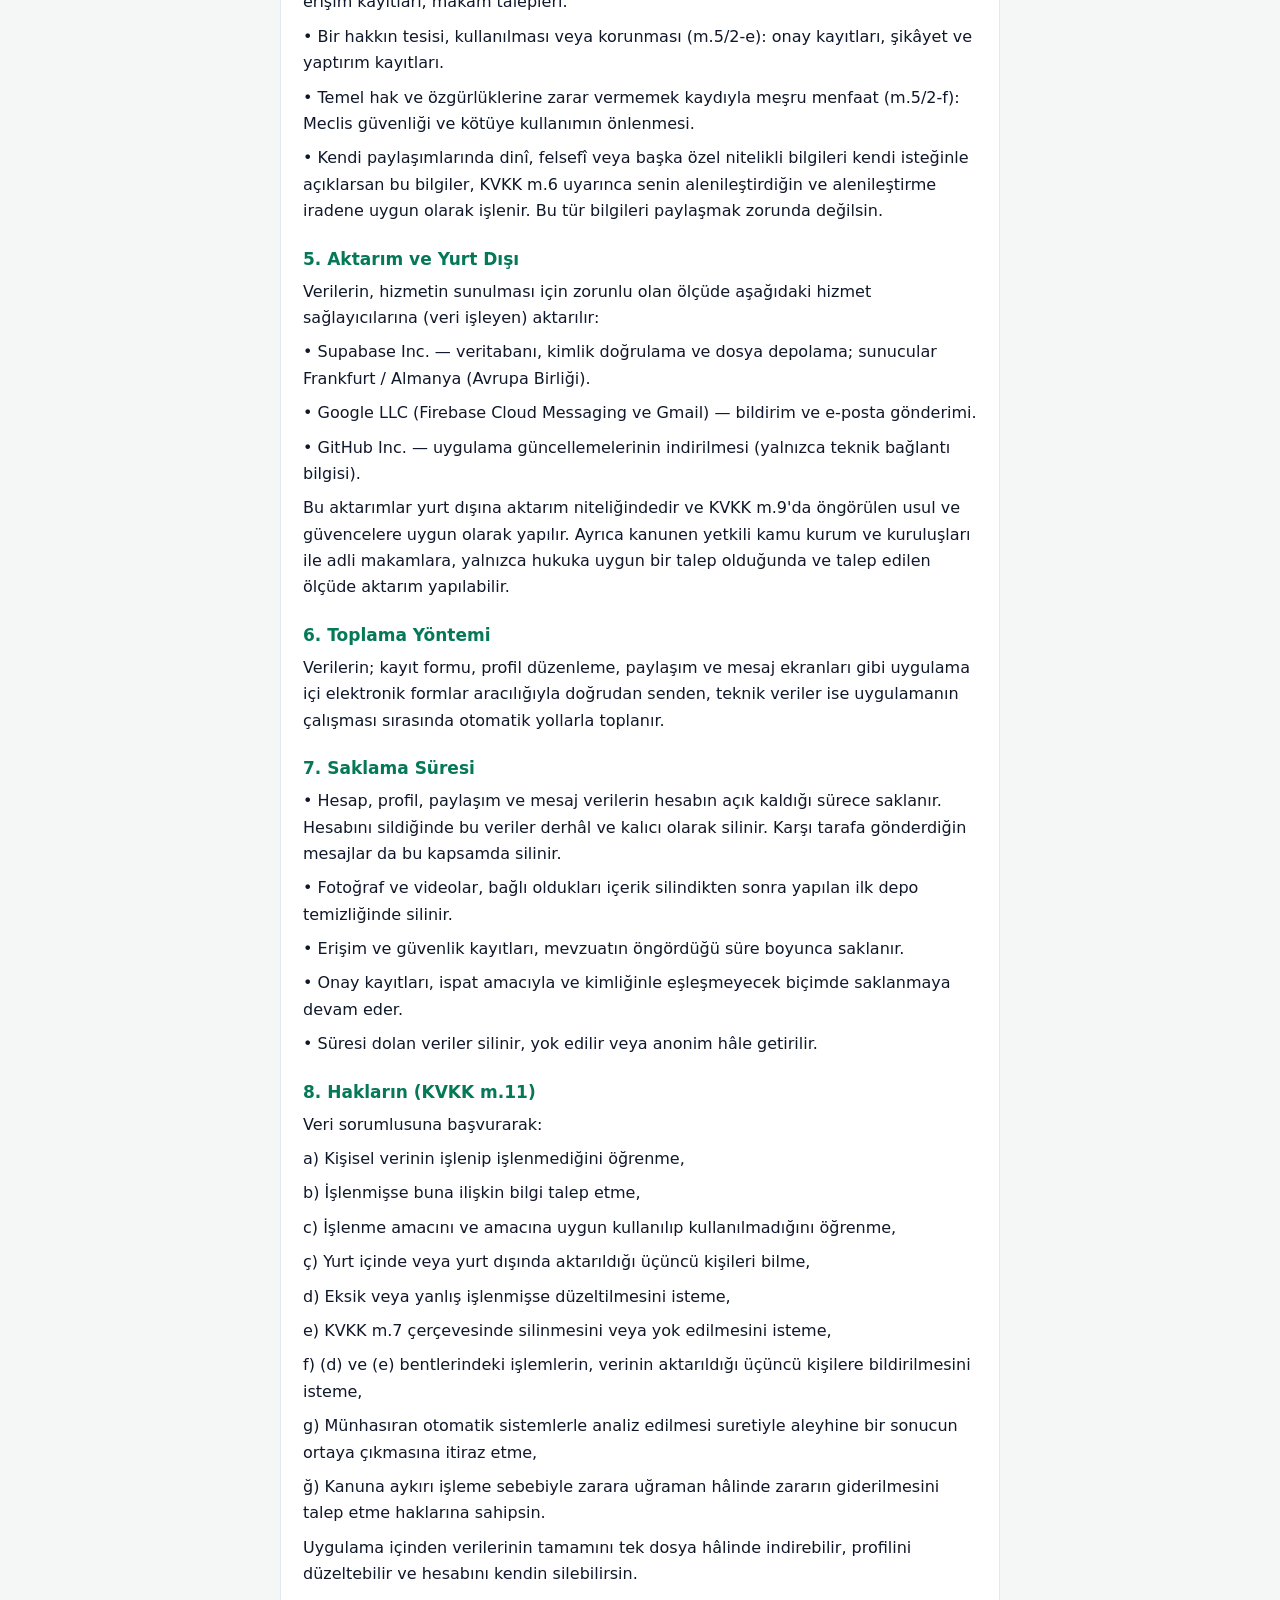
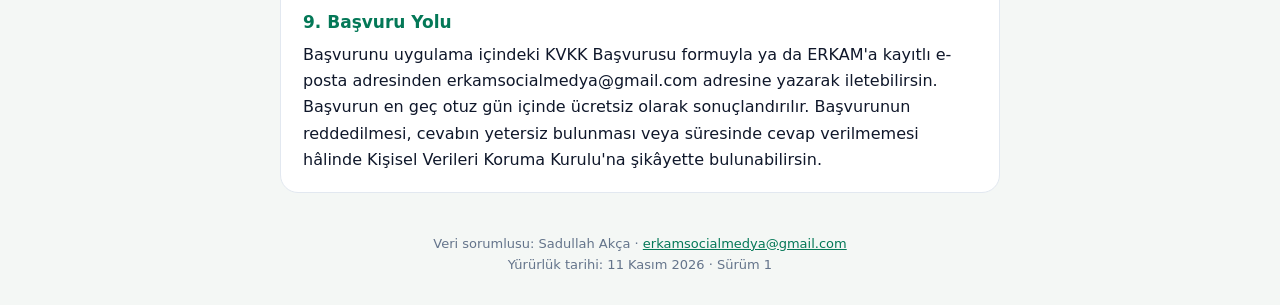
<file: docs/kvkk/index.html>
<!DOCTYPE html><html lang="tr"><head><meta charset="utf-8"><meta name="viewport" content="width=device-width,initial-scale=1"><title>KVKK Aydınlatma Metni · ERKAM</title><link rel="icon" href="../logo.png"><style>*{box-sizing:border-box}body{margin:0;font-family:system-ui,-apple-system,Segoe UI,Roboto,sans-serif;background:#f4f7f5;color:#0f172a;line-height:1.65}
header{background:linear-gradient(135deg,#0f2b45,#047857);color:#fff;padding:28px 20px}header .k{max-width:760px;margin:auto;display:flex;align-items:center;gap:14px}
header img{width:52px;height:52px;border-radius:14px;background:#fff}header b{font-size:22px;display:block}header span{opacity:.85;font-size:14px}
nav{max-width:760px;margin:16px auto 0;padding:0 20px;display:flex;gap:8px;flex-wrap:wrap}nav a{padding:7px 12px;border-radius:12px;background:#fff;color:#047857;text-decoration:none;font-weight:600;font-size:14px;border:1px solid #d7e5dc}nav a.on{background:#047857;color:#fff}
main{max-width:760px;margin:16px auto 40px;padding:0 20px}.kart{background:#fff;border:1px solid #e2e8f0;border-radius:18px;padding:22px 22px 10px;margin-bottom:16px}
h1{font-size:24px;margin:0 0 6px}h2{font-size:17px;margin:20px 0 6px;color:#047857}p{margin:0 0 8px}.ozet{color:#475569}.not{background:#ecfdf5;border-radius:12px;padding:12px 14px;margin:12px 0}
ol li{margin-bottom:6px}footer{text-align:center;color:#64748b;font-size:13px;padding:0 20px 30px}a{color:#047857}</style></head><body>
<header><div class="k"><img src="../logo.png" alt=""><div><b>ERKAM</b><span>Yoldaşların meclisi · Erkam Yazılım</span></div></div></header><nav><a href="../gizlilik/" class="">Gizlilik</a><a href="../kvkk/" class="on">KVKK</a><a href="../kosullar/" class="">Kullanım Şartları</a><a href="../nizam/" class="">Topluluk Nizamı</a><a href="../hesap-silme/" class="">Hesap Silme</a></nav><main><div class="kart"><h1>KVKK Aydınlatma Metni</h1><p class="ozet">6698 sayılı Kişisel Verilerin Korunması Kanunu'nun 10. maddesi uyarınca; verilerini kimin, hangi amaçla, hangi hukuki sebeple işlediğini ve haklarını anlatır.</p><h2>1. Veri Sorumlusu</h2><p>ERKAM uygulaması ("ERKAM" veya "Meclis"), gerçek kişi veri sorumlusu Sadullah Akça tarafından gönüllü ve ticari olmayan bir topluluk hizmeti olarak işletilmektedir. Kişisel verilerinle ilgili her konuda erkamsocialmedya@gmail.com adresinden ya da uygulama içindeki Nizam › Emanet ve Hukuk › KVKK Başvurusu bölümünden bize ulaşabilirsin.</p><h2>2. İşlenen Kişisel Veriler</h2><p>• Kimlik ve hesap bilgileri: isim soyisim, künye (kullanıcı adı), e-posta adresi, şifrenin geri döndürülemez biçimde şifrelenmiş hâli, doğum tarihi.</p><p>• Profil bilgileri: profil ve kapak fotoğrafı, biyografi, gizli hesap tercihi.</p><p>• Paylaşım ve etkileşim verileri: kelamlar, cevaplar, eklediğin fotoğraf ve videolar, mühürler (#etiketler), tasdikler, heyben, yoldaşlıkların, birebir mesajların, şikâyetlerin, Suffe ders ilerlemen.</p><p>• Teknik veriler: bildirim gönderebilmek için cihazına özgü bildirim anahtarı, oturum anahtarları, giriş zamanları ve hizmet sağlayıcılarımızın güvenlik amacıyla tuttuğu IP adresi ve erişim kayıtları.</p><p>• Talep verileri: KVKK başvuruların ve bunlara verilen cevaplar, onay kayıtların (hangi metin sürümünü ne zaman onayladığın).</p><p>ERKAM; konumunu, rehberini, arama ve SMS kayıtlarını, mikrofon kaydını ve reklam kimliğini TOPLAMAZ. Kamera ve galeriye yalnızca sen bir fotoğraf ya da video seçtiğinde, o dosya için erişilir.</p><h2>3. İşleme Amaçları</h2><p>• Üyeliğinin oluşturulması, e-posta tasdiki, girişin ve şifre yenilemenin yapılması,</p><p>• Kelam, mesaj ve fotoğraf paylaşma, yoldaş edinme gibi uygulama işlevlerinin sunulması,</p><p>• Sana bildirim (ulak) gönderilmesi,</p><p>• Yasal yaş sınırına uyulması ve 18 yaşından küçük yoldaşlar için korumalı hizmet sunulması,</p><p>• Meclis güvenliğinin sağlanması; şikâyetlerin incelenmesi, kurallara aykırı içerik ve hesaplara karşı tedbir alınması, kötüye kullanım ve dolandırıcılığın önlenmesi,</p><p>• 5651 sayılı Kanun başta olmak üzere mevzuattan doğan yükümlülüklerin yerine getirilmesi ve yetkili makamların hukuka uygun taleplerinin karşılanması,</p><p>• Olası uyuşmazlıklarda hakların tesisi, kullanılması ve korunması,</p><p>• KVKK başvurularının cevaplanması.</p><p>Verilerin hiçbir şekilde satılmaz, kiralanmaz, reklam veya profilleme amacıyla kullanılmaz.</p><h2>4. Hukuki Sebepler (KVKK m.5 ve m.6)</h2><p>• Üyelik sözleşmesinin kurulması ve ifası için zorunlu olması (m.5/2-c): hesap, profil, paylaşım ve mesaj verileri.</p><p>• Veri sorumlusunun hukuki yükümlülüğünü yerine getirmesi (m.5/2-ç): yaş sınırı, erişim kayıtları, makam talepleri.</p><p>• Bir hakkın tesisi, kullanılması veya korunması (m.5/2-e): onay kayıtları, şikâyet ve yaptırım kayıtları.</p><p>• Temel hak ve özgürlüklerine zarar vermemek kaydıyla meşru menfaat (m.5/2-f): Meclis güvenliği ve kötüye kullanımın önlenmesi.</p><p>• Kendi paylaşımlarında dinî, felsefî veya başka özel nitelikli bilgileri kendi isteğinle açıklarsan bu bilgiler, KVKK m.6 uyarınca senin alenileştirdiğin ve alenileştirme iradene uygun olarak işlenir. Bu tür bilgileri paylaşmak zorunda değilsin.</p><h2>5. Aktarım ve Yurt Dışı</h2><p>Verilerin, hizmetin sunulması için zorunlu olan ölçüde aşağıdaki hizmet sağlayıcılarına (veri işleyen) aktarılır:</p><p>• Supabase Inc. — veritabanı, kimlik doğrulama ve dosya depolama; sunucular Frankfurt / Almanya (Avrupa Birliği).</p><p>• Google LLC (Firebase Cloud Messaging ve Gmail) — bildirim ve e-posta gönderimi.</p><p>• GitHub Inc. — uygulama güncellemelerinin indirilmesi (yalnızca teknik bağlantı bilgisi).</p><p>Bu aktarımlar yurt dışına aktarım niteliğindedir ve KVKK m.9'da öngörülen usul ve güvencelere uygun olarak yapılır. Ayrıca kanunen yetkili kamu kurum ve kuruluşları ile adli makamlara, yalnızca hukuka uygun bir talep olduğunda ve talep edilen ölçüde aktarım yapılabilir.</p><h2>6. Toplama Yöntemi</h2><p>Verilerin; kayıt formu, profil düzenleme, paylaşım ve mesaj ekranları gibi uygulama içi elektronik formlar aracılığıyla doğrudan senden, teknik veriler ise uygulamanın çalışması sırasında otomatik yollarla toplanır.</p><h2>7. Saklama Süresi</h2><p>• Hesap, profil, paylaşım ve mesaj verilerin hesabın açık kaldığı sürece saklanır. Hesabını sildiğinde bu veriler derhâl ve kalıcı olarak silinir. Karşı tarafa gönderdiğin mesajlar da bu kapsamda silinir.</p><p>• Fotoğraf ve videolar, bağlı oldukları içerik silindikten sonra yapılan ilk depo temizliğinde silinir.</p><p>• Erişim ve güvenlik kayıtları, mevzuatın öngördüğü süre boyunca saklanır.</p><p>• Onay kayıtları, ispat amacıyla ve kimliğinle eşleşmeyecek biçimde saklanmaya devam eder.</p><p>• Süresi dolan veriler silinir, yok edilir veya anonim hâle getirilir.</p><h2>8. Hakların (KVKK m.11)</h2><p>Veri sorumlusuna başvurarak:</p><p>a) Kişisel verinin işlenip işlenmediğini öğrenme,</p><p>b) İşlenmişse buna ilişkin bilgi talep etme,</p><p>c) İşlenme amacını ve amacına uygun kullanılıp kullanılmadığını öğrenme,</p><p>ç) Yurt içinde veya yurt dışında aktarıldığı üçüncü kişileri bilme,</p><p>d) Eksik veya yanlış işlenmişse düzeltilmesini isteme,</p><p>e) KVKK m.7 çerçevesinde silinmesini veya yok edilmesini isteme,</p><p>f) (d) ve (e) bentlerindeki işlemlerin, verinin aktarıldığı üçüncü kişilere bildirilmesini isteme,</p><p>g) Münhasıran otomatik sistemlerle analiz edilmesi suretiyle aleyhine bir sonucun ortaya çıkmasına itiraz etme,</p><p>ğ) Kanuna aykırı işleme sebebiyle zarara uğraman hâlinde zararın giderilmesini talep etme haklarına sahipsin.</p><p>Uygulama içinden verilerinin tamamını tek dosya hâlinde indirebilir, profilini düzeltebilir ve hesabını kendin silebilirsin.</p><h2>9. Başvuru Yolu</h2><p>Başvurunu uygulama içindeki KVKK Başvurusu formuyla ya da ERKAM'a kayıtlı e-posta adresinden erkamsocialmedya@gmail.com adresine yazarak iletebilirsin. Başvurun en geç otuz gün içinde ücretsiz olarak sonuçlandırılır. Başvurunun reddedilmesi, cevabın yetersiz bulunması veya süresinde cevap verilmemesi hâlinde Kişisel Verileri Koruma Kurulu'na şikâyette bulunabilirsin.</p></div></main>
<footer>Veri sorumlusu: Sadullah Akça · <a href="mailto:erkamsocialmedya@gmail.com">erkamsocialmedya@gmail.com</a><br>Yürürlük tarihi: 11 Kasım 2026 · Sürüm 1</footer></body></html>
</file>
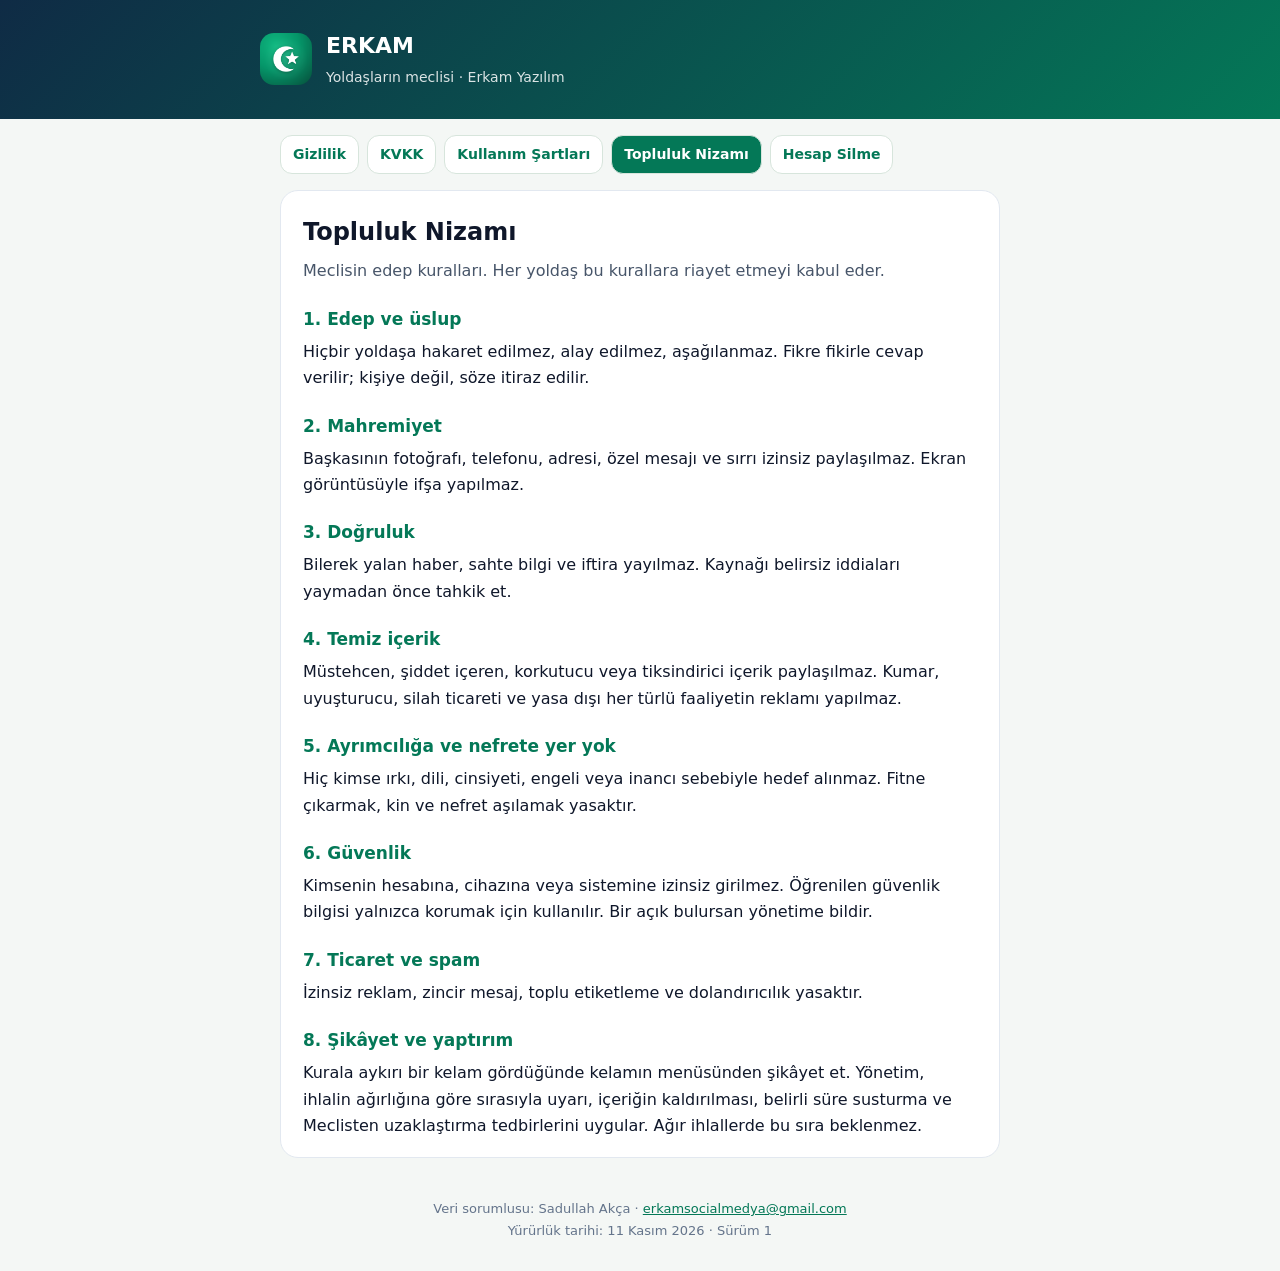
<file: docs/nizam/index.html>
<!DOCTYPE html><html lang="tr"><head><meta charset="utf-8"><meta name="viewport" content="width=device-width,initial-scale=1"><title>Topluluk Nizamı · ERKAM</title><link rel="icon" href="../logo.png"><style>*{box-sizing:border-box}body{margin:0;font-family:system-ui,-apple-system,Segoe UI,Roboto,sans-serif;background:#f4f7f5;color:#0f172a;line-height:1.65}
header{background:linear-gradient(135deg,#0f2b45,#047857);color:#fff;padding:28px 20px}header .k{max-width:760px;margin:auto;display:flex;align-items:center;gap:14px}
header img{width:52px;height:52px;border-radius:14px;background:#fff}header b{font-size:22px;display:block}header span{opacity:.85;font-size:14px}
nav{max-width:760px;margin:16px auto 0;padding:0 20px;display:flex;gap:8px;flex-wrap:wrap}nav a{padding:7px 12px;border-radius:12px;background:#fff;color:#047857;text-decoration:none;font-weight:600;font-size:14px;border:1px solid #d7e5dc}nav a.on{background:#047857;color:#fff}
main{max-width:760px;margin:16px auto 40px;padding:0 20px}.kart{background:#fff;border:1px solid #e2e8f0;border-radius:18px;padding:22px 22px 10px;margin-bottom:16px}
h1{font-size:24px;margin:0 0 6px}h2{font-size:17px;margin:20px 0 6px;color:#047857}p{margin:0 0 8px}.ozet{color:#475569}.not{background:#ecfdf5;border-radius:12px;padding:12px 14px;margin:12px 0}
ol li{margin-bottom:6px}footer{text-align:center;color:#64748b;font-size:13px;padding:0 20px 30px}a{color:#047857}</style></head><body>
<header><div class="k"><img src="../logo.png" alt=""><div><b>ERKAM</b><span>Yoldaşların meclisi · Erkam Yazılım</span></div></div></header><nav><a href="../gizlilik/" class="">Gizlilik</a><a href="../kvkk/" class="">KVKK</a><a href="../kosullar/" class="">Kullanım Şartları</a><a href="../nizam/" class="on">Topluluk Nizamı</a><a href="../hesap-silme/" class="">Hesap Silme</a></nav><main><div class="kart"><h1>Topluluk Nizamı</h1><p class="ozet">Meclisin edep kuralları. Her yoldaş bu kurallara riayet etmeyi kabul eder.</p><h2>1. Edep ve üslup</h2><p>Hiçbir yoldaşa hakaret edilmez, alay edilmez, aşağılanmaz. Fikre fikirle cevap verilir; kişiye değil, söze itiraz edilir.</p><h2>2. Mahremiyet</h2><p>Başkasının fotoğrafı, telefonu, adresi, özel mesajı ve sırrı izinsiz paylaşılmaz. Ekran görüntüsüyle ifşa yapılmaz.</p><h2>3. Doğruluk</h2><p>Bilerek yalan haber, sahte bilgi ve iftira yayılmaz. Kaynağı belirsiz iddiaları yaymadan önce tahkik et.</p><h2>4. Temiz içerik</h2><p>Müstehcen, şiddet içeren, korkutucu veya tiksindirici içerik paylaşılmaz. Kumar, uyuşturucu, silah ticareti ve yasa dışı her türlü faaliyetin reklamı yapılmaz.</p><h2>5. Ayrımcılığa ve nefrete yer yok</h2><p>Hiç kimse ırkı, dili, cinsiyeti, engeli veya inancı sebebiyle hedef alınmaz. Fitne çıkarmak, kin ve nefret aşılamak yasaktır.</p><h2>6. Güvenlik</h2><p>Kimsenin hesabına, cihazına veya sistemine izinsiz girilmez. Öğrenilen güvenlik bilgisi yalnızca korumak için kullanılır. Bir açık bulursan yönetime bildir.</p><h2>7. Ticaret ve spam</h2><p>İzinsiz reklam, zincir mesaj, toplu etiketleme ve dolandırıcılık yasaktır.</p><h2>8. Şikâyet ve yaptırım</h2><p>Kurala aykırı bir kelam gördüğünde kelamın menüsünden şikâyet et. Yönetim, ihlalin ağırlığına göre sırasıyla uyarı, içeriğin kaldırılması, belirli süre susturma ve Meclisten uzaklaştırma tedbirlerini uygular. Ağır ihlallerde bu sıra beklenmez.</p></div></main>
<footer>Veri sorumlusu: Sadullah Akça · <a href="mailto:erkamsocialmedya@gmail.com">erkamsocialmedya@gmail.com</a><br>Yürürlük tarihi: 11 Kasım 2026 · Sürüm 1</footer></body></html>
</file>
